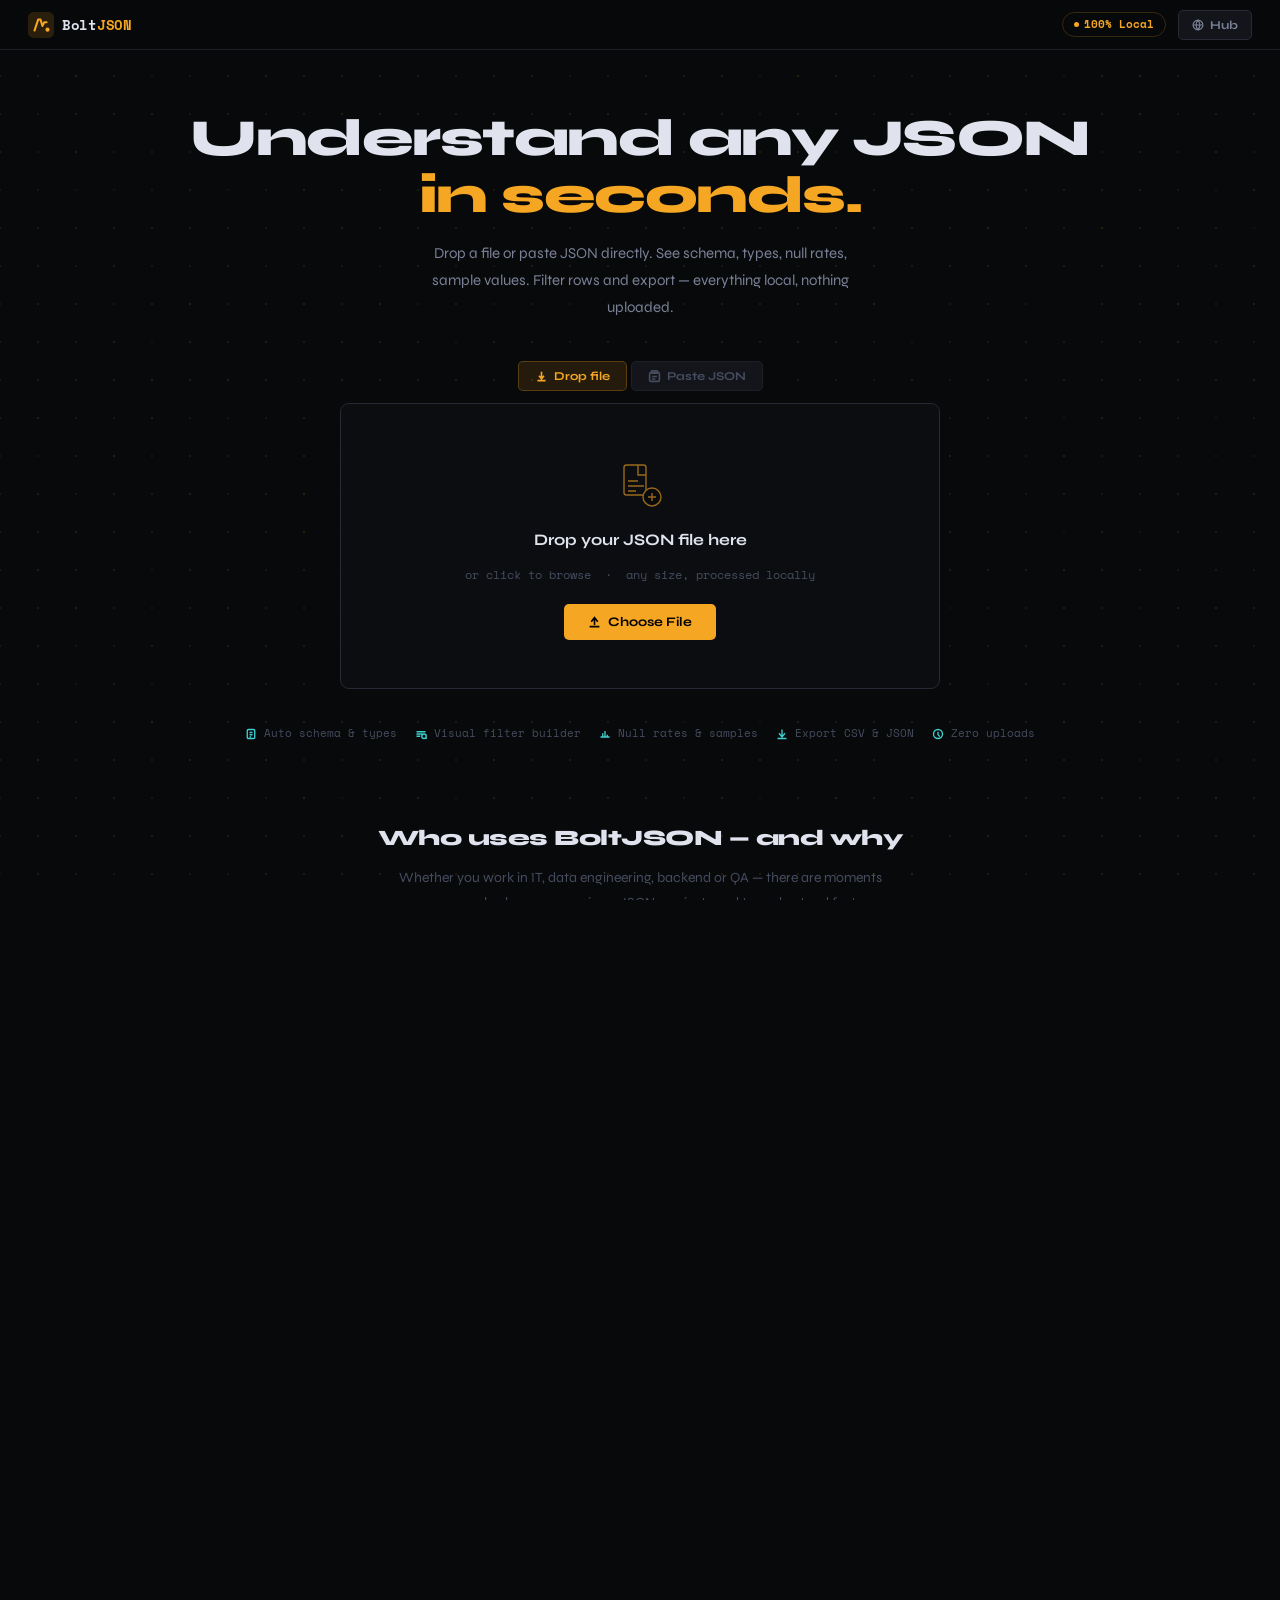
<file: index.html>
<!DOCTYPE html>
<html lang="en">
<head>
  <meta charset="UTF-8"/>
  <meta name="viewport" content="width=device-width, initial-scale=1.0"/>
  <title>BoltJSON — Inspect, Filter & Export JSON Files Locally</title>
  <link rel="icon" href="favicon.ico"/>
<link rel="apple-touch-icon" href="favicon.ico"/>
  <meta name="description" content="Free privacy-first JSON inspector. Drop or paste any JSON — see schema, types, nulls, filter rows, export CSV. Nothing leaves your device."/>
  <meta name="keywords" content="JSON viewer, JSON inspector, JSON parser, JSON filter, JSON to CSV, online JSON tool, local JSON tool, JSON schema, free JSON tool"/>
  <meta name="robots" content="index, follow"/>
  <meta name="author" content="RuntimeZero"/>
  <link rel="canonical" href="https://boltjson.runtime-hub.com/"/>
  <meta property="og:type"        content="website"/>
  <meta property="og:url"         content="https://boltjson.runtime-hub.com/"/>
  <meta property="og:title"       content="BoltJSON — Inspect, Filter & Export JSON Files Locally"/>
  <meta property="og:description" content="Free privacy-first JSON inspector. Drop or paste any JSON — schema, types, nulls, filters, CSV export. Nothing leaves your device."/>
  <meta property="og:site_name"   content="BoltJSON by RuntimeHub"/>
  <meta name="twitter:card"        content="summary_large_image"/>
  <meta name="twitter:title"       content="BoltJSON — Inspect, Filter & Export JSON Files Locally"/>
  <meta name="twitter:description" content="Free privacy-first JSON inspector. Zero uploads. 100% local."/>
  <script type="application/ld+json">
  {"@context":"https://schema.org","@type":"SoftwareApplication","name":"BoltJSON","applicationCategory":"DeveloperApplication","operatingSystem":"Web","offers":{"@type":"Offer","price":"0","priceCurrency":"USD"},"description":"A free, privacy-first JSON inspector. Inspect, filter and export large JSON files directly in your browser. Zero uploads.","url":"https://runtime-hub.com/boltjson/","author":{"@type":"Organization","name":"RuntimeZero","url":"https://runtime-hub.com"},"featureList":["Auto schema and type detection","Visual filter builder","Export to CSV and JSON","100% local processing","Virtual scrolling for large files"]}
  </script>
  <script type="application/ld+json">
  {"@context":"https://schema.org","@type":"FAQPage","mainEntity":[{"@type":"Question","name":"Is BoltJSON free?","acceptedAnswer":{"@type":"Answer","text":"Yes, completely free. No account, no subscription."}},{"@type":"Question","name":"Does BoltJSON upload my JSON files?","acceptedAnswer":{"@type":"Answer","text":"No. Everything runs inside your browser. Your file never touches a server."}},{"@type":"Question","name":"What file sizes are supported?","acceptedAnswer":{"@type":"Answer","text":"Any size. Files up to 200 MB work smoothly in most modern browsers."}},{"@type":"Question","name":"What JSON shapes are supported?","acceptedAnswer":{"@type":"Answer","text":"Arrays of objects, single objects, and nested structures. Nested objects are flattened automatically."}}]}
  </script>
  <link rel="preconnect" href="https://fonts.googleapis.com"/>
  <link rel="preconnect" href="https://fonts.gstatic.com" crossorigin/>
  <link href="https://fonts.googleapis.com/css2?family=Space+Mono:wght@400;700&family=Syne:wght@400;600;700;800&display=swap" rel="stylesheet"/>
  <link rel="stylesheet" href="styles.css"/>
</head>
<body>

<canvas id="canvas" aria-hidden="true"></canvas>

<!-- TOPBAR -->
<header id="topbar">
  <a id="logo" href="/" aria-label="BoltJSON home">
    <svg id="logo-mark" viewBox="0 0 28 28" fill="none" aria-hidden="true">
      <rect width="28" height="28" rx="6" fill="currentColor" opacity=".15"/>
      <path d="M7 20l4-12h2.5l2 7 2-4h2.5" stroke="currentColor" stroke-width="2.2" stroke-linecap="round" stroke-linejoin="round"/>
      <circle cx="21" cy="19" r="2.2" fill="currentColor"/>
    </svg>
    <span id="logo-name">Bolt<b>JSON</b></span>
  </a>
  <div id="tb-gap"></div>
  <div class="pill" aria-label="All processing is local">
    <span class="pill-dot"></span>100% Local
  </div>
  <a id="hub-link" href="https://runtime-hub.com/" target="_blank" rel="noopener noreferrer">
    <svg viewBox="0 0 16 16" fill="none" stroke="currentColor" stroke-width="1.6" aria-hidden="true">
      <circle cx="8" cy="8" r="6.5"/>
      <path d="M8 1.5C8 1.5 5.5 4.5 5.5 8s2.5 6.5 2.5 6.5M8 1.5C8 1.5 10.5 4.5 10.5 8S8 14.5 8 14.5M1.5 8h13"/>
    </svg>
    Hub
  </a>
</header>


<!-- HERO -->
<main id="hero">

  <h1>Understand any JSON<br/><span class="a">in seconds.</span></h1>
  <p id="hero-sub">Drop a file or paste JSON directly. See schema, types, null rates, sample values. Filter rows and export — everything local, nothing uploaded.</p>

  <!-- Input area -->
  <div id="input-area">

    <div id="mode-tabs">
      <button class="mtab on" id="tab-drop" onclick="setMode('drop')">
        <svg viewBox="0 0 16 16" fill="none" stroke="currentColor" stroke-width="2" aria-hidden="true">
          <path d="M3 13h10M8 2v8M5 7l3 4 3-4"/>
        </svg>
        Drop file
      </button>
      <button class="mtab" id="tab-paste" onclick="setMode('paste')">
        <svg viewBox="0 0 16 16" fill="none" stroke="currentColor" stroke-width="2" aria-hidden="true">
          <rect x="4" y="1" width="8" height="3" rx="1"/>
          <rect x="2" y="3" width="12" height="11" rx="1.5"/>
          <path d="M5 8h6M5 11h4"/>
        </svg>
        Paste JSON
      </button>
    </div>

    <!-- Drop zone -->
    <div id="dropzone" role="button" tabindex="0" aria-label="Drop JSON file here or click to browse">
      <div id="dz-ico" aria-hidden="true">
        <svg width="48" height="48" viewBox="0 0 48 48" fill="none" stroke="currentColor" stroke-width="1.4">
          <rect x="8" y="5" width="22" height="30" rx="2.5"/>
          <path d="M22 5v10h8"/>
          <path d="M12 21h10M12 26h16M12 31h8"/>
          <circle cx="36" cy="37" r="9" fill="var(--bg)" stroke="currentColor"/>
          <path d="M36 33v8M32 37h8"/>
        </svg>
      </div>
      <p id="dz-label">Drop your JSON file here</p>
      <p id="dz-hint">or click to browse &nbsp;·&nbsp; any size, processed locally</p>
      <button id="pick-btn" type="button">
        <svg viewBox="0 0 16 16" fill="none" stroke="currentColor" stroke-width="2" aria-hidden="true">
          <path d="M8 2v9M4 7l4-5 4 5M2 13h12"/>
        </svg>
        Choose File
      </button>
      <input type="file" id="file-in" accept=".json,application/json" aria-label="Select JSON file"/>
    </div>

    <!-- Paste zone -->
    <div id="pastezone" style="display:none">
      <textarea id="paste-ta" placeholder='Paste JSON here… e.g. [{"id":1,"name":"Alice"}, …]' spellcheck="false" autocomplete="off" aria-label="Paste JSON text"></textarea>
      <div id="paste-bar">
        <span id="paste-status"></span>
        <button class="btn btn-a" onclick="parsePaste()">
          <svg viewBox="0 0 16 16" fill="none" stroke="currentColor" stroke-width="2.2" aria-hidden="true">
            <path d="M4 8h8M9 5l3 3-3 3"/>
          </svg>
          Inspect
        </button>
      </div>
    </div>

  </div><!-- /input-area -->

  <!-- Progress -->
  <div id="prog">
    <div id="prog-msg">Loading engine…</div>
    <div id="prog-track"><div id="prog-fill"></div></div>
  </div>

  <!-- Error -->
  <div id="errbox" role="alert"></div>

  <!-- Specs -->
  <ul id="specs" aria-label="Key features">
    <li class="spec">
      <svg viewBox="0 0 16 16" fill="none" stroke="currentColor" stroke-width="1.8" aria-hidden="true">
        <rect x="3" y="2" width="10" height="12" rx="1.5"/><path d="M6 6h4M6 9h4M6 12h2"/>
      </svg>
      Auto schema &amp; types
    </li>
    <li class="spec">
      <svg viewBox="0 0 16 16" fill="none" stroke="currentColor" stroke-width="1.8" aria-hidden="true">
        <path d="M2 5h12M2 8h8M2 11h5"/><circle cx="12" cy="11" r="3"/><path d="M14.1 13.1l1.4 1.4"/>
      </svg>
      Visual filter builder
    </li>
    <li class="spec">
      <svg viewBox="0 0 16 16" fill="none" stroke="currentColor" stroke-width="1.8" aria-hidden="true">
        <path d="M2 12h12M5 12V7M8 12V4M11 12V9"/>
      </svg>
      Null rates &amp; samples
    </li>
    <li class="spec">
      <svg viewBox="0 0 16 16" fill="none" stroke="currentColor" stroke-width="1.8" aria-hidden="true">
        <path d="M8 2v9M4 7l4 5 4-5M2 14h12"/>
      </svg>
      Export CSV &amp; JSON
    </li>
    <li class="spec">
      <svg viewBox="0 0 16 16" fill="none" stroke="currentColor" stroke-width="1.8" aria-hidden="true">
        <circle cx="8" cy="8" r="6"/><path d="M8 5v4l2.5 2.5"/>
      </svg>
      Zero uploads
    </li>
  </ul>


  <!-- USE CASES -->
  <section id="usecases" aria-labelledby="uc-heading">
    <h2 id="uc-heading">Who uses BoltJSON — and why</h2>
    <p id="uc-sub">Whether you work in IT, data engineering, backend or QA — there are moments every week where you receive a JSON you just need to understand fast.</p>

    <div id="uc-grid">

      <article class="uc-card">
        <div class="uc-ico" aria-hidden="true">
          <svg viewBox="0 0 20 20" fill="none" stroke="currentColor" stroke-width="1.6">
            <rect x="2" y="4" width="16" height="12" rx="1.5"/>
            <path d="M2 8h16M6 8V4M14 8V4"/>
          </svg>
        </div>
        <h3>API response debugging</h3>
        <p>You call an endpoint and get back hundreds of lines of JSON. BoltJSON shows the full schema instantly — every key, every type, every null — without scrolling through raw text.</p>
        <div class="uc-tag">Backend / API dev</div>
      </article>

      <article class="uc-card">
        <div class="uc-ico" aria-hidden="true">
          <svg viewBox="0 0 20 20" fill="none" stroke="currentColor" stroke-width="1.6">
            <ellipse cx="10" cy="6" rx="7" ry="3"/>
            <path d="M3 6v4c0 1.66 3.13 3 7 3s7-1.34 7-3V6M3 10v4c0 1.66 3.13 3 7 3s7-1.34 7-3v-4"/>
          </svg>
        </div>
        <h3>Data quality checks</h3>
        <p>Before loading a dataset anywhere, you need to know: how many nulls, which columns are incomplete, are the types consistent. BoltJSON shows it in one screen.</p>
        <div class="uc-tag">Data Engineering</div>
      </article>

      <article class="uc-card">
        <div class="uc-ico" aria-hidden="true">
          <svg viewBox="0 0 20 20" fill="none" stroke="currentColor" stroke-width="1.6">
            <path d="M4 14l4-8 3 5 2-3 3 6"/>
            <rect x="2" y="2" width="16" height="16" rx="1.5"/>
          </svg>
        </div>
        <h3>Config file review</h3>
        <p>Someone sends a deployment config or feature-flag export as JSON. Find a specific value fast, filter by key, see exact values, export only the fields you need.</p>
        <div class="uc-tag">DevOps / IT</div>
      </article>

      <article class="uc-card">
        <div class="uc-ico" aria-hidden="true">
          <svg viewBox="0 0 20 20" fill="none" stroke="currentColor" stroke-width="1.6">
            <rect x="3" y="3" width="14" height="14" rx="1.5"/>
            <path d="M3 8h14M8 8v9M11 12h3M11 15h2"/>
          </svg>
        </div>
        <h3>Quick CSV conversion</h3>
        <p>You need the data in a spreadsheet — now. Drop the JSON, filter to the rows you want, pick the columns, export as CSV. No Python, no scripts, no waiting.</p>
        <div class="uc-tag">Analytics / Reporting</div>
      </article>

      <article class="uc-card">
        <div class="uc-ico" aria-hidden="true">
          <svg viewBox="0 0 20 20" fill="none" stroke="currentColor" stroke-width="1.6">
            <path d="M10 3L4 7v6l6 4 6-4V7l-6-4z"/>
            <path d="M10 7v6M7 8.5l3-1.5 3 1.5"/>
          </svg>
        </div>
        <h3>Test payload inspection</h3>
        <p>QA engineers and developers constantly deal with test fixtures and event payloads. Paste a payload from clipboard and immediately understand its structure.</p>
        <div class="uc-tag">QA / Testing</div>
      </article>

      <article class="uc-card">
        <div class="uc-ico" aria-hidden="true">
          <svg viewBox="0 0 20 20" fill="none" stroke="currentColor" stroke-width="1.6">
            <circle cx="10" cy="10" r="7"/>
            <path d="M10 6v5l3 3"/>
          </svg>
        </div>
        <h3>Preparing data for import</h3>
        <p>You have a JSON export from one system and need to import it into another — but only specific rows and columns. Filter, hide fields, export exactly the shape you need.</p>
        <div class="uc-tag">Data Migration</div>
      </article>

    </div>
  </section>


  <!-- FAQ -->
  <section id="faq" aria-labelledby="faq-heading">
    <h2 id="faq-heading">Frequently asked questions</h2>
    <div id="faq-list">
      <details class="fq">
        <summary>Is BoltJSON free?</summary>
        <p>Yes, completely free. No account, no subscription, no credit card.</p>
      </details>
      <details class="fq">
        <summary>Does my JSON file get uploaded anywhere?</summary>
        <p>No. Everything runs inside your browser tab. Your file is read into browser memory, processed locally, and discarded when you close the tab. It never touches a server.</p>
      </details>
      <details class="fq">
        <summary>What file sizes are supported?</summary>
        <p>Any size. Files up to 200 MB work smoothly in most modern browsers. Performance beyond that depends on your device and available RAM.</p>
      </details>
      <details class="fq">
        <summary>What JSON shapes are supported?</summary>
        <p>Arrays of objects (most common), single objects, and nested structures. Nested objects are automatically flattened into dot-notation columns like <code style="font-family:var(--mono);color:var(--amber);font-size:12px">user.address.city</code>.</p>
      </details>
      <details class="fq">
        <summary>Can I use it without installing anything?</summary>
        <p>Yes. BoltJSON runs entirely in the browser — no install, no extension, no app required.</p>
      </details>
    </div>
  </section>

</main><!-- /hero -->


<!-- RESULTS -->
<section id="results" aria-label="JSON inspection results">

  <!-- Stats + always-visible actions -->
  <div id="stats">
    <div class="si"><span class="si-l">Rows</span><span class="si-v a" id="s-rows">—</span></div>
    <div class="si"><span class="si-l">Columns</span><span class="si-v" id="s-cols">—</span></div>
    <div class="si"><span class="si-l">Size</span><span class="si-v" id="s-size">—</span></div>
    <div class="si"><span class="si-l">Parsed in</span><span class="si-v" id="s-time">—</span></div>
    <div class="si"><span class="si-l">Null cells</span><span class="si-v" id="s-nulls">—</span></div>
    <div id="stats-actions">
      <div id="col-wrap" class="dd">
        <button class="btn" onclick="toggleColMenu()">
          <svg viewBox="0 0 16 16" fill="none" stroke="currentColor" stroke-width="2" aria-hidden="true">
            <path d="M2 4h12M4 8h8M6 12h4"/>
          </svg>
          Columns
        </button>
        <div id="col-menu" class="dd-menu"></div>
      </div>
      <div id="exp-wrap" class="dd">
        <button class="btn btn-a" onclick="toggleExpMenu()">
          <svg viewBox="0 0 16 16" fill="none" stroke="currentColor" stroke-width="2" aria-hidden="true">
            <path d="M8 2v9M4 7l4 5 4-5M2 14h12"/>
          </svg>
          Export
        </button>
        <div id="exp-menu" class="dd-menu">
          <div class="dd-item" onclick="doExport('csv')">
            <svg viewBox="0 0 16 16" fill="none" stroke="currentColor" stroke-width="1.8" aria-hidden="true">
              <rect x="2" y="2" width="12" height="12" rx="1.5"/><path d="M2 6h12M6 6v8"/>
            </svg>
            Export as CSV
          </div>
          <div class="dd-item" onclick="doExport('json')">
            <svg viewBox="0 0 16 16" fill="none" stroke="currentColor" stroke-width="1.8" aria-hidden="true">
              <path d="M5 3C3 3 3 5 3 8s0 5 2 5M11 3c2 0 2 2 2 5s0 5-2 5"/>
            </svg>
            Export as JSON
          </div>
        </div>
      </div>
      <button class="btn" onclick="resetApp()">
        <svg viewBox="0 0 16 16" fill="none" stroke="currentColor" stroke-width="2" aria-hidden="true">
          <path d="M2 8A6 6 0 1 0 8 2"/><path d="M2 4v4h4"/>
        </svg>
        New File
      </button>
    </div>
  </div>

  <!-- Tabs -->
  <div id="tabs">
    <div class="tab on" data-tab="schema" onclick="switchTab('schema')">Schema</div>
    <div class="tab"    data-tab="data"   onclick="switchTab('data')">Data</div>
  </div>

  <div id="warnbar"></div>

  <!-- Schema pane -->
  <div id="pane-schema" class="on">
    <div id="schema-info"></div>
    <div id="schema-grid"></div>
  </div>

  <!-- Data pane -->
  <div id="pane-data">

    <div id="filters">
      <div id="filter-head">
        <span id="filter-label">Filters</span>
        <span id="filter-count"></span>
        <div id="filter-end">
          <button class="btn" id="clear-filters-btn" onclick="clearFilters()" style="display:none">Clear all</button>
        </div>
      </div>
      <div id="filter-rows"></div>
      <button id="add-filter" onclick="addFilter()">
        <svg viewBox="0 0 12 12" fill="none" stroke="currentColor" stroke-width="2" aria-hidden="true">
          <path d="M6 1v10M1 6h10"/>
        </svg>
        Add filter
      </button>
    </div>

    <div id="toolbar">
      <div id="search-wrap">
        <svg viewBox="0 0 16 16" fill="none" stroke="currentColor" stroke-width="2" aria-hidden="true">
          <circle cx="6.5" cy="6.5" r="4.5"/><path d="M10.5 10.5L14 14"/>
        </svg>
        <input id="search-in" type="search" placeholder="Search all columns… (Ctrl+F)" aria-label="Search rows"/>
      </div>
      <span id="row-count" aria-live="polite"></span>
    </div>

    <div id="tbl-wrap" role="region" aria-label="Data table">
      <div id="tbl-head"></div>
      <div id="virt"></div>
      <div id="empty-tbl">
        <svg width="28" height="28" viewBox="0 0 28 28" fill="none" stroke="currentColor" stroke-width="1.4" aria-hidden="true">
          <circle cx="12" cy="12" r="8"/><path d="M18 18l6 6"/>
        </svg>
        No rows match your filters.
      </div>
    </div>

  </div>
</section>


<!-- TOAST -->
<div id="toast" role="status" aria-live="polite">
  <svg width="12" height="12" viewBox="0 0 16 16" fill="none" stroke="currentColor" stroke-width="2.5" aria-hidden="true">
    <path d="M3 8l4 4 6-7"/>
  </svg>
  <span></span>
</div>


<!-- FOOTER -->
<footer id="footer">
  <span id="footer-copy">&copy; 2026 <strong>RuntimeHub</strong> by RuntimeZero. All rights reserved.</span>
  <div id="footer-sp"></div>
  <nav id="footer-nav" aria-label="Footer navigation">
    <a href="about.html">About</a>
    <a href="privacy.html">Privacy</a>
    <a href="terms.html">Terms</a>
  </nav>
</footer>

<script src="app.js"></script>
</body>
</html>
</file>
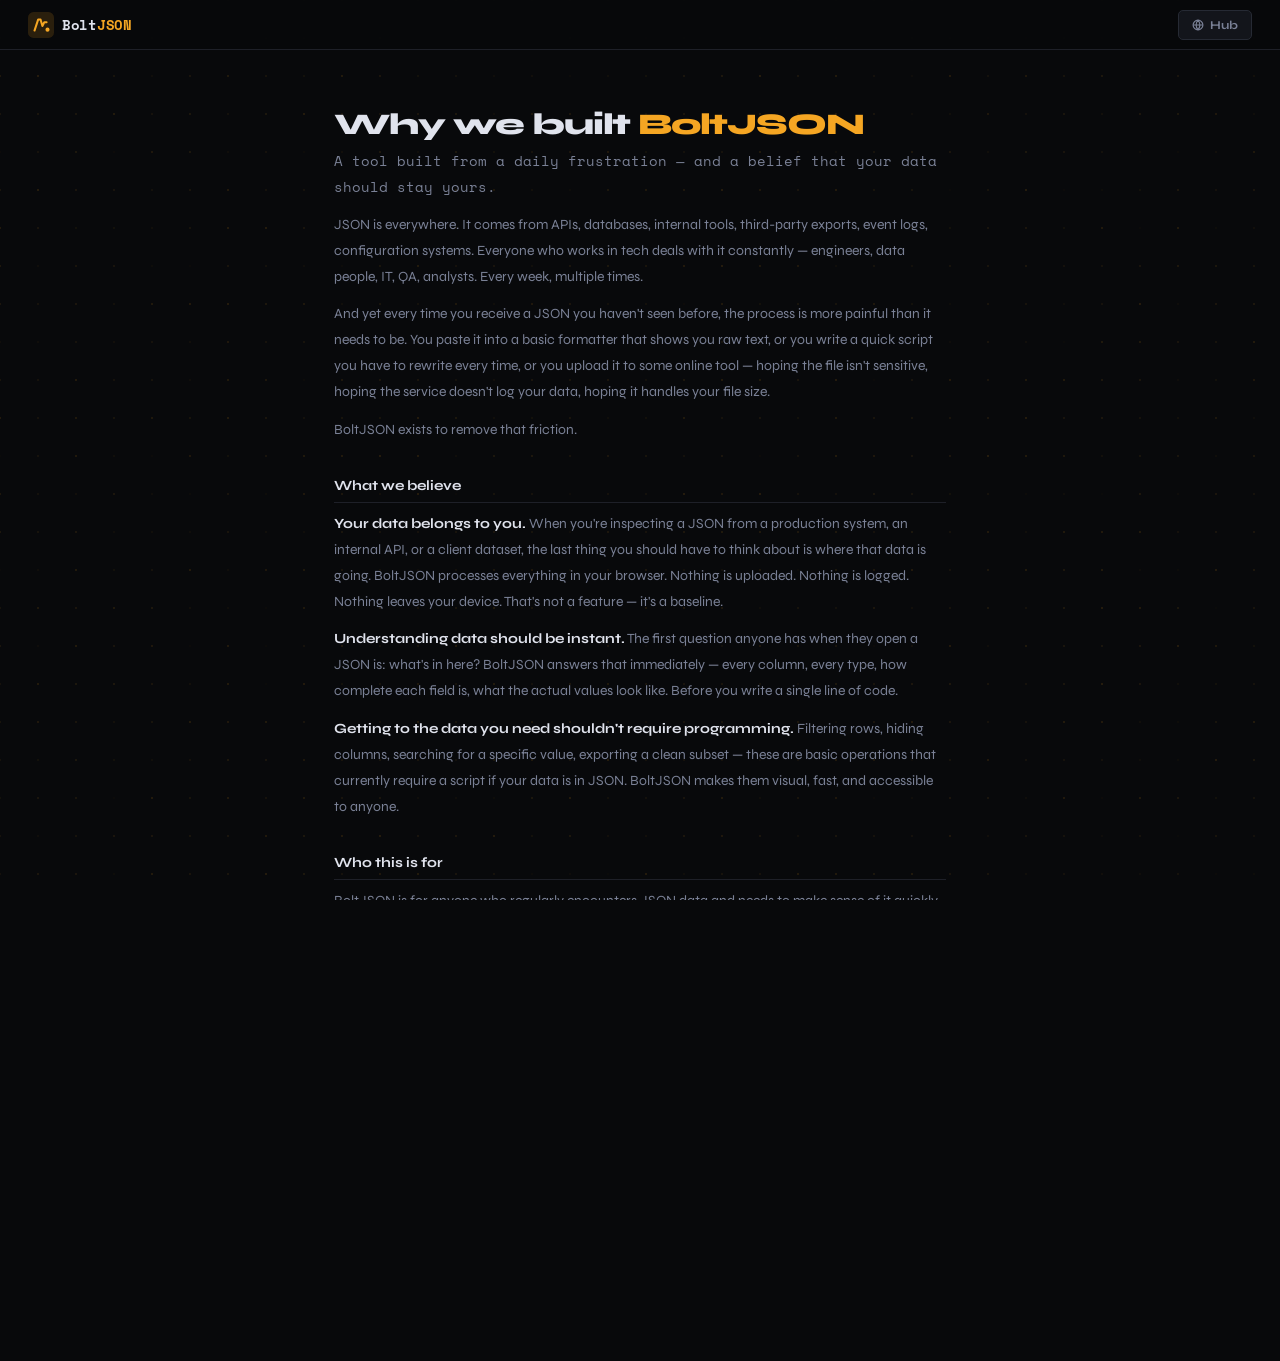
<file: about.html>
<!DOCTYPE html>
<html lang="en">
<head>
  <meta charset="UTF-8"/>
  <link rel="icon" href="favicon.ico"/>
<link rel="apple-touch-icon" href="favicon.ico"/>
  <meta name="viewport" content="width=device-width, initial-scale=1.0"/>
  <title>About BoltJSON — Why We Built It</title>
  <meta name="description" content="BoltJSON exists because working with JSON shouldn't require uploading your data to a stranger's server or writing a script every time. Read our story."/>
  <meta name="robots" content="index, follow"/>
  <link rel="preconnect" href="https://fonts.googleapis.com"/>
  <link href="https://fonts.googleapis.com/css2?family=Space+Mono:wght@400;700&family=Syne:wght@400;600;700;800&display=swap" rel="stylesheet"/>
  <link rel="stylesheet" href="styles.css"/>
</head>
<body>
<canvas id="canvas" aria-hidden="true"></canvas>

<header id="topbar">
  <a id="logo" href="index.html">
    <svg id="logo-mark" viewBox="0 0 28 28" fill="none" aria-hidden="true">
      <rect width="28" height="28" rx="6" fill="currentColor" opacity=".15"/>
      <path d="M7 20l4-12h2.5l2 7 2-4h2.5" stroke="currentColor" stroke-width="2.2" stroke-linecap="round" stroke-linejoin="round"/>
      <circle cx="21" cy="19" r="2.2" fill="currentColor"/>
    </svg>
    <span id="logo-name">Bolt<b>JSON</b></span>
  </a>
  <div id="tb-gap"></div>
  <a id="hub-link" href="https://runtime-hub.com/" target="_blank" rel="noopener noreferrer">
    <svg viewBox="0 0 16 16" fill="none" stroke="currentColor" stroke-width="1.6" aria-hidden="true">
      <circle cx="8" cy="8" r="6.5"/>
      <path d="M8 1.5C8 1.5 5.5 4.5 5.5 8s2.5 6.5 2.5 6.5M8 1.5C8 1.5 10.5 4.5 10.5 8S8 14.5 8 14.5M1.5 8h13"/>
    </svg>
    Hub
  </a>
</header>

<main class="page">
  <h1>Why we built <span>BoltJSON</span></h1>
  <p class="page-meta">A tool built from a daily frustration — and a belief that your data should stay yours.</p>

  <p>JSON is everywhere. It comes from APIs, databases, internal tools, third-party exports, event logs, configuration systems. Everyone who works in tech deals with it constantly — engineers, data people, IT, QA, analysts. Every week, multiple times.</p>

  <p>And yet every time you receive a JSON you haven't seen before, the process is more painful than it needs to be. You paste it into a basic formatter that shows you raw text, or you write a quick script you have to rewrite every time, or you upload it to some online tool — hoping the file isn't sensitive, hoping the service doesn't log your data, hoping it handles your file size.</p>

  <p>BoltJSON exists to remove that friction.</p>

  <h2>What we believe</h2>

  <p><strong style="color:var(--text)">Your data belongs to you.</strong> When you're inspecting a JSON from a production system, an internal API, or a client dataset, the last thing you should have to think about is where that data is going. BoltJSON processes everything in your browser. Nothing is uploaded. Nothing is logged. Nothing leaves your device. That's not a feature — it's a baseline.</p>

  <p><strong style="color:var(--text)">Understanding data should be instant.</strong> The first question anyone has when they open a JSON is: what's in here? BoltJSON answers that immediately — every column, every type, how complete each field is, what the actual values look like. Before you write a single line of code.</p>

  <p><strong style="color:var(--text)">Getting to the data you need shouldn't require programming.</strong> Filtering rows, hiding columns, searching for a specific value, exporting a clean subset — these are basic operations that currently require a script if your data is in JSON. BoltJSON makes them visual, fast, and accessible to anyone.</p>

  <h2>Who this is for</h2>

  <p>BoltJSON is for anyone who regularly encounters JSON data and needs to make sense of it quickly. Backend engineers reviewing API responses. Data engineers checking pipeline outputs. DevOps teams auditing configuration exports. QA engineers inspecting test payloads. Analysts who need data in a spreadsheet but received a JSON file.</p>

  <p>You don't need to be a developer to use it. You just need a browser and a JSON.</p>

  <h2>What's next</h2>

  <p>BoltJSON is the first tool in the RuntimeHub suite. We're building a set of local-first tools for people who work with data — fast, private, no account required. More features are coming: joining files, deeper transformations, more export formats. Everything local by default.</p>
</main>

<footer id="footer">
  <span id="footer-copy">&copy; 2026 <strong>RuntimeHub</strong> by RuntimeZero. All rights reserved.</span>
  <div id="footer-sp"></div>
  <nav id="footer-nav">
    <a href="index.html">Home</a>
    <a href="privacy.html">Privacy</a>
    <a href="terms.html">Terms</a>
  </nav>
</footer>

<script>
(function(){
  var c=document.getElementById('canvas'),ctx=c.getContext('2d'),dots=[],W,H;
  function build(){W=c.width=window.innerWidth;H=c.height=window.innerHeight;dots=[];for(var r=0;r*38<=H+38;r++)for(var col=0;col*38<=W+38;col++)dots.push({x:col*38,y:r*38,a:.06+Math.random()*.07,p:Math.random()*Math.PI*2,s:.0005+Math.random()*.0004});}
  function draw(ts){ctx.clearRect(0,0,W,H);dots.forEach(function(d){var a=d.a+Math.sin(ts*d.s+d.p)*.04;ctx.beginPath();ctx.arc(d.x,d.y,1,0,Math.PI*2);ctx.fillStyle='rgba(245,166,35,'+a+')';ctx.fill();});requestAnimationFrame(draw);}
  window.addEventListener('resize',build);build();requestAnimationFrame(draw);
})();
</script>
</body>
</html>
</file>
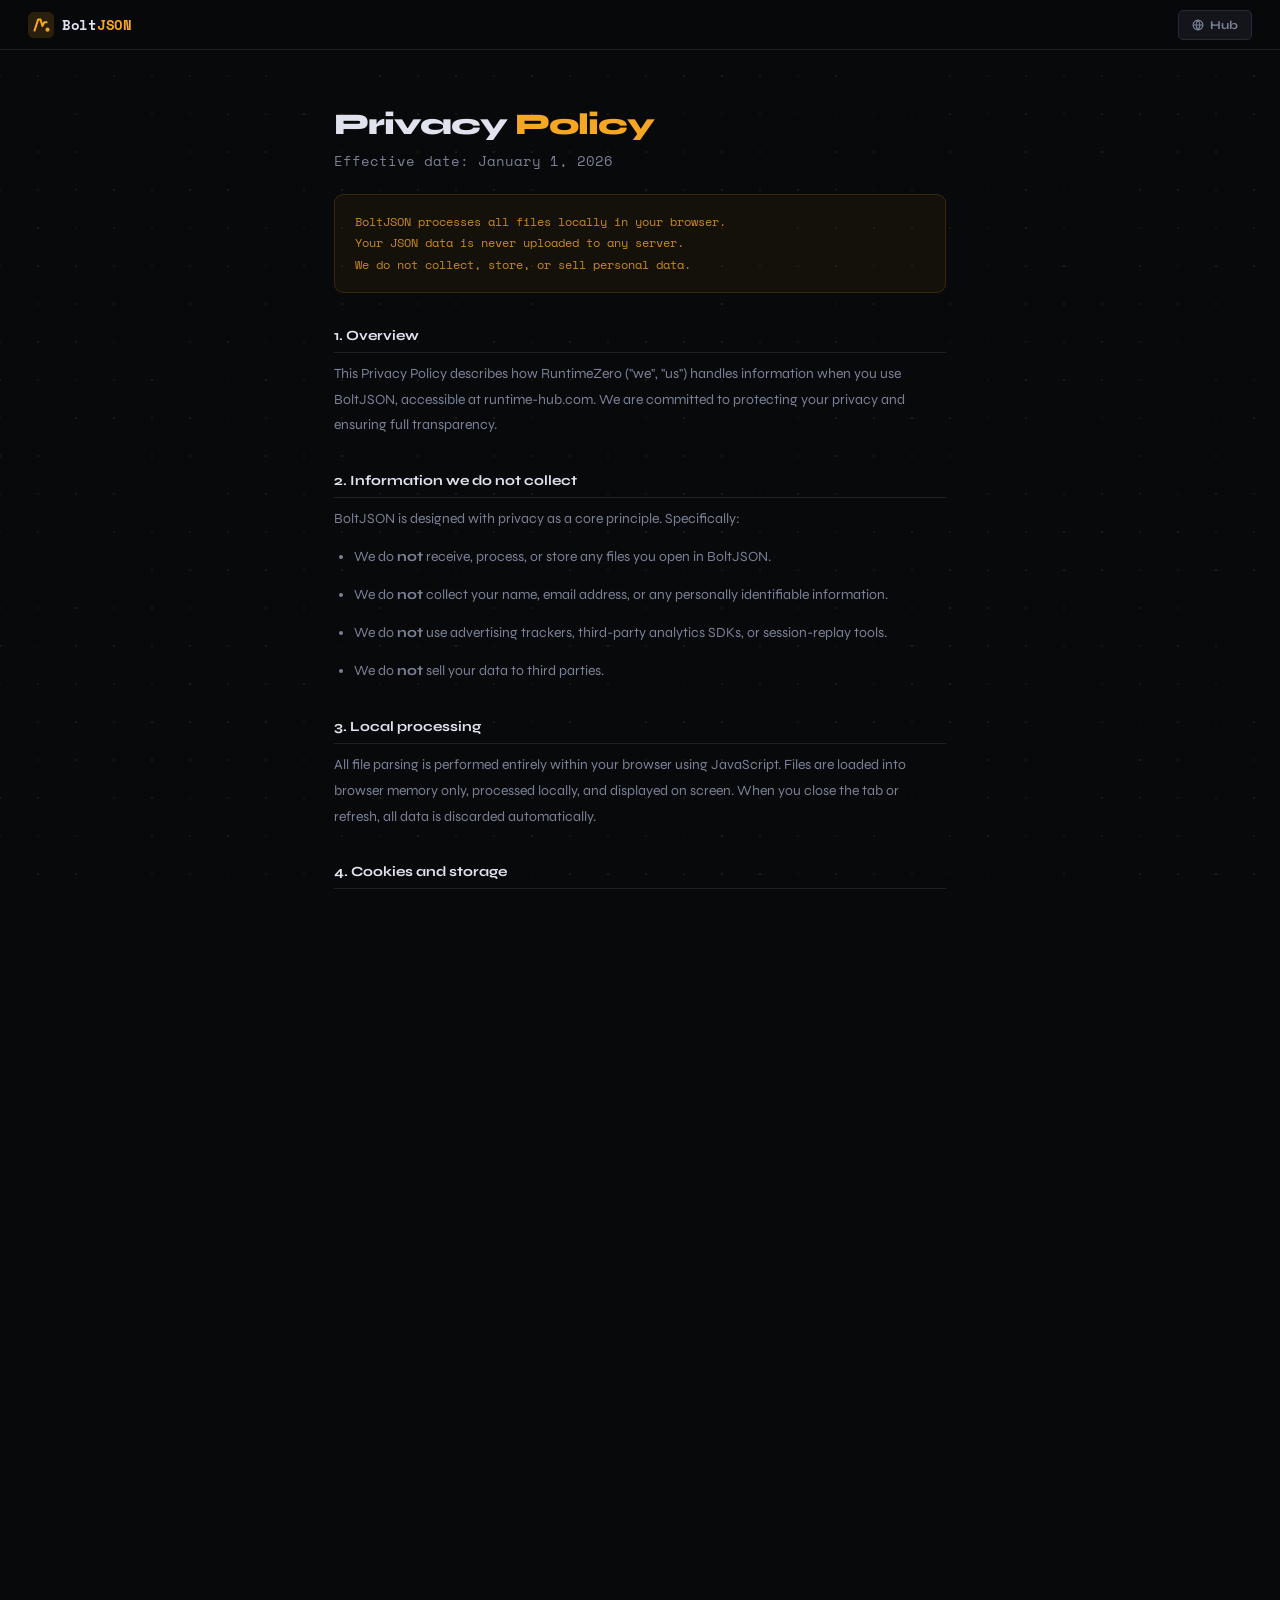
<file: privacy.html>
<!DOCTYPE html>
<html lang="en">
<head>
  <meta charset="UTF-8"/>
  <link rel="icon" href="favicon.ico"/>
<link rel="apple-touch-icon" href="favicon.ico"/>
  <meta name="viewport" content="width=device-width, initial-scale=1.0"/>
  <title>Privacy Policy — BoltJSON</title>
  <meta name="description" content="BoltJSON Privacy Policy. We collect no personal data. All processing happens locally in your browser. Your files never leave your device."/>
  <meta name="robots" content="index, follow"/>
  <link rel="preconnect" href="https://fonts.googleapis.com"/>
  <link href="https://fonts.googleapis.com/css2?family=Space+Mono:wght@400;700&family=Syne:wght@400;600;700;800&display=swap" rel="stylesheet"/>
  <link rel="stylesheet" href="styles.css"/>
</head>
<body>
<canvas id="canvas" aria-hidden="true"></canvas>

<header id="topbar">
  <a id="logo" href="index.html">
    <svg id="logo-mark" viewBox="0 0 28 28" fill="none" aria-hidden="true">
      <rect width="28" height="28" rx="6" fill="currentColor" opacity=".15"/>
      <path d="M7 20l4-12h2.5l2 7 2-4h2.5" stroke="currentColor" stroke-width="2.2" stroke-linecap="round" stroke-linejoin="round"/>
      <circle cx="21" cy="19" r="2.2" fill="currentColor"/>
    </svg>
    <span id="logo-name">Bolt<b>JSON</b></span>
  </a>
  <div id="tb-gap"></div>
  <a id="hub-link" href="https://runtime-hub.com/" target="_blank" rel="noopener noreferrer">
    <svg viewBox="0 0 16 16" fill="none" stroke="currentColor" stroke-width="1.6" aria-hidden="true">
      <circle cx="8" cy="8" r="6.5"/>
      <path d="M8 1.5C8 1.5 5.5 4.5 5.5 8s2.5 6.5 2.5 6.5M8 1.5C8 1.5 10.5 4.5 10.5 8S8 14.5 8 14.5M1.5 8h13"/>
    </svg>
    Hub
  </a>
</header>

<main class="page">
  <h1>Privacy <span>Policy</span></h1>
  <p class="page-meta">Effective date: January 1, 2026</p>

  <div class="info-box">
    BoltJSON processes all files locally in your browser.<br/>
    Your JSON data is never uploaded to any server.<br/>
    We do not collect, store, or sell personal data.
  </div>

  <h2>1. Overview</h2>
  <p>This Privacy Policy describes how RuntimeZero ("we", "us") handles information when you use BoltJSON, accessible at runtime-hub.com. We are committed to protecting your privacy and ensuring full transparency.</p>

  <h2>2. Information we do not collect</h2>
  <p>BoltJSON is designed with privacy as a core principle. Specifically:</p>
  <ul>
    <li>We do <strong>not</strong> receive, process, or store any files you open in BoltJSON.</li>
    <li>We do <strong>not</strong> collect your name, email address, or any personally identifiable information.</li>
    <li>We do <strong>not</strong> use advertising trackers, third-party analytics SDKs, or session-replay tools.</li>
    <li>We do <strong>not</strong> sell your data to third parties.</li>
  </ul>

  <h2>3. Local processing</h2>
  <p>All file parsing is performed entirely within your browser using JavaScript. Files are loaded into browser memory only, processed locally, and displayed on screen. When you close the tab or refresh, all data is discarded automatically.</p>

  <h2>4. Cookies and storage</h2>
  <p>BoltJSON does not set any first-party cookies. We do not use localStorage, IndexedDB, or any persistent browser storage to save your files or session data.</p>

  <h2>5. Analytics</h2>
  <p>We may collect basic, anonymised, aggregated analytics such as page views and browser type through privacy-respecting tools that do not track individual users and do not use cookies. This data cannot be used to identify you.</p>

  <h2>6. Third-party services</h2>
  <p>BoltJSON loads fonts from Google Fonts over HTTPS. This may transmit your IP address to Google as part of the CDN request. Refer to <a href="https://policies.google.com/privacy" target="_blank" rel="noopener noreferrer">Google's Privacy Policy</a> for details.</p>

  <h2>7. Children's privacy</h2>
  <p>BoltJSON is not directed at children under the age of 13. We do not knowingly collect personal information from children.</p>

  <h2>8. Changes to this policy</h2>
  <p>We may update this policy from time to time. We will post the updated version on this page with a new effective date. Continued use of the service constitutes acceptance.</p>
</main>

<footer id="footer">
  <span id="footer-copy">&copy; 2026 <strong>RuntimeHub</strong> by RuntimeZero. All rights reserved.</span>
  <div id="footer-sp"></div>
  <nav id="footer-nav">
    <a href="index.html">Home</a>
    <a href="about.html">About</a>
    <a href="terms.html">Terms</a>
  </nav>
</footer>

<script>
(function(){
  var c=document.getElementById('canvas'),ctx=c.getContext('2d'),dots=[],W,H;
  function build(){W=c.width=window.innerWidth;H=c.height=window.innerHeight;dots=[];for(var r=0;r*38<=H+38;r++)for(var col=0;col*38<=W+38;col++)dots.push({x:col*38,y:r*38,a:.06+Math.random()*.07,p:Math.random()*Math.PI*2,s:.0005+Math.random()*.0004});}
  function draw(ts){ctx.clearRect(0,0,W,H);dots.forEach(function(d){var a=d.a+Math.sin(ts*d.s+d.p)*.04;ctx.beginPath();ctx.arc(d.x,d.y,1,0,Math.PI*2);ctx.fillStyle='rgba(245,166,35,'+a+')';ctx.fill();});requestAnimationFrame(draw);}
  window.addEventListener('resize',build);build();requestAnimationFrame(draw);
})();
</script>
</body>
</html>
</file>
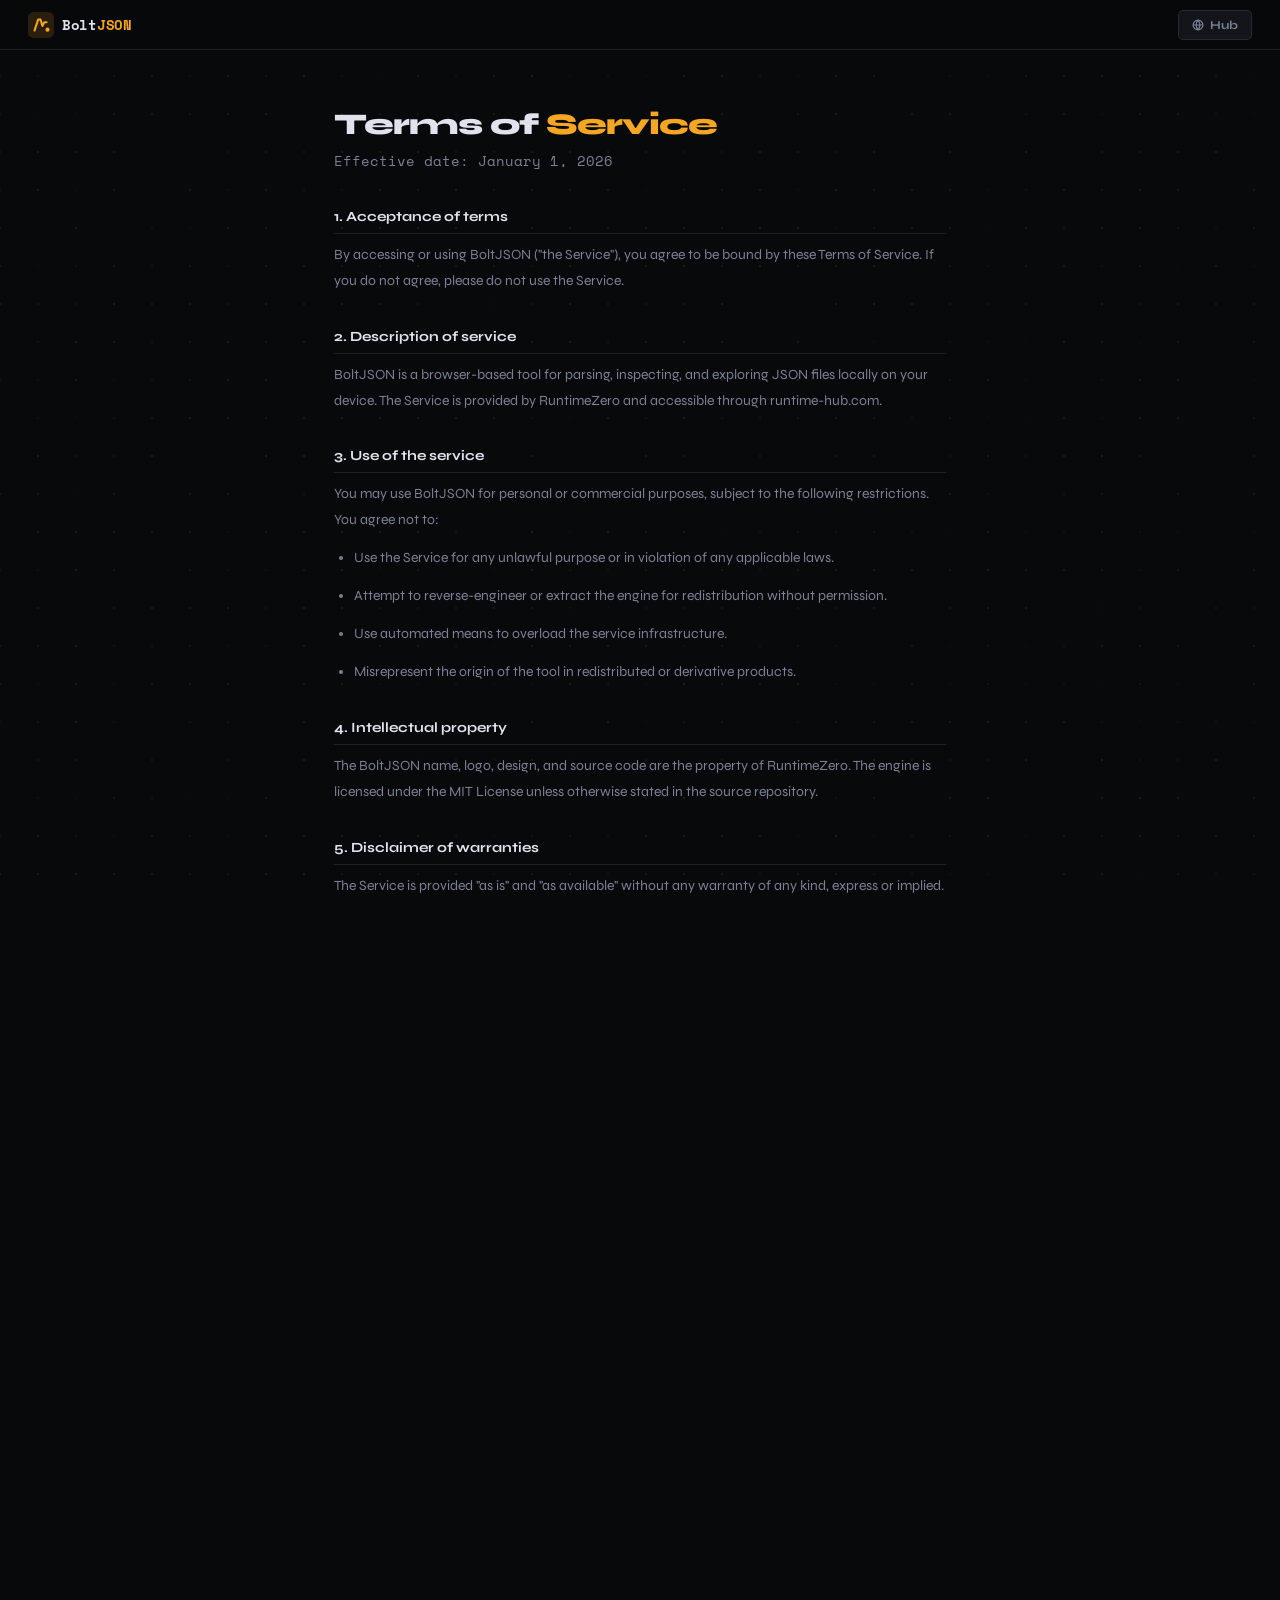
<file: terms.html>
<!DOCTYPE html>
<html lang="en">
<head>
  <meta charset="UTF-8"/>
  <link rel="icon" href="favicon.ico"/>
<link rel="apple-touch-icon" href="favicon.ico"/>
  <meta name="viewport" content="width=device-width, initial-scale=1.0"/>
  <title>Terms of Service — BoltJSON</title>
  <meta name="description" content="BoltJSON Terms of Service. Free to use, no warranty. All processing is local."/>
  <meta name="robots" content="index, follow"/>
  <link rel="preconnect" href="https://fonts.googleapis.com"/>
  <link href="https://fonts.googleapis.com/css2?family=Space+Mono:wght@400;700&family=Syne:wght@400;600;700;800&display=swap" rel="stylesheet"/>
  <link rel="stylesheet" href="styles.css"/>
</head>
<body>
<canvas id="canvas" aria-hidden="true"></canvas>

<header id="topbar">
  <a id="logo" href="index.html">
    <svg id="logo-mark" viewBox="0 0 28 28" fill="none" aria-hidden="true">
      <rect width="28" height="28" rx="6" fill="currentColor" opacity=".15"/>
      <path d="M7 20l4-12h2.5l2 7 2-4h2.5" stroke="currentColor" stroke-width="2.2" stroke-linecap="round" stroke-linejoin="round"/>
      <circle cx="21" cy="19" r="2.2" fill="currentColor"/>
    </svg>
    <span id="logo-name">Bolt<b>JSON</b></span>
  </a>
  <div id="tb-gap"></div>
  <a id="hub-link" href="https://runtime-hub.com/" target="_blank" rel="noopener noreferrer">
    <svg viewBox="0 0 16 16" fill="none" stroke="currentColor" stroke-width="1.6" aria-hidden="true">
      <circle cx="8" cy="8" r="6.5"/>
      <path d="M8 1.5C8 1.5 5.5 4.5 5.5 8s2.5 6.5 2.5 6.5M8 1.5C8 1.5 10.5 4.5 10.5 8S8 14.5 8 14.5M1.5 8h13"/>
    </svg>
    Hub
  </a>
</header>

<main class="page">
  <h1>Terms of <span>Service</span></h1>
  <p class="page-meta">Effective date: January 1, 2026</p>

  <h2>1. Acceptance of terms</h2>
  <p>By accessing or using BoltJSON ("the Service"), you agree to be bound by these Terms of Service. If you do not agree, please do not use the Service.</p>

  <h2>2. Description of service</h2>
  <p>BoltJSON is a browser-based tool for parsing, inspecting, and exploring JSON files locally on your device. The Service is provided by RuntimeZero and accessible through runtime-hub.com.</p>

  <h2>3. Use of the service</h2>
  <p>You may use BoltJSON for personal or commercial purposes, subject to the following restrictions. You agree not to:</p>
  <ul>
    <li>Use the Service for any unlawful purpose or in violation of any applicable laws.</li>
    <li>Attempt to reverse-engineer or extract the engine for redistribution without permission.</li>
    <li>Use automated means to overload the service infrastructure.</li>
    <li>Misrepresent the origin of the tool in redistributed or derivative products.</li>
  </ul>

  <h2>4. Intellectual property</h2>
  <p>The BoltJSON name, logo, design, and source code are the property of RuntimeZero. The engine is licensed under the MIT License unless otherwise stated in the source repository.</p>

  <h2>5. Disclaimer of warranties</h2>
  <p>The Service is provided "as is" and "as available" without any warranty of any kind, express or implied. We do not warrant that the Service will be error-free, uninterrupted, or that results obtained will be accurate or reliable.</p>

  <h2>6. Limitation of liability</h2>
  <p>To the fullest extent permitted by applicable law, RuntimeZero shall not be liable for any indirect, incidental, special, consequential, or punitive damages arising from your use of the Service.</p>

  <h2>7. Privacy</h2>
  <p>Your use of the Service is also governed by our <a href="privacy.html">Privacy Policy</a>, which is incorporated into these Terms by reference.</p>

  <h2>8. Changes to terms</h2>
  <p>We reserve the right to modify these Terms at any time. Updated Terms will be posted on this page with a new effective date. Continued use of the Service after changes constitutes acceptance.</p>

  <h2>9. Governing law</h2>
  <p>These Terms are governed by the laws of the jurisdiction in which RuntimeZero is registered, without regard to conflict of law principles.</p>

</main>

<footer id="footer">
  <span id="footer-copy">&copy; 2026 <strong>RuntimeHub</strong> by RuntimeZero. All rights reserved.</span>
  <div id="footer-sp"></div>
  <nav id="footer-nav">
    <a href="index.html">Home</a>
    <a href="about.html">About</a>
    <a href="privacy.html">Privacy</a>
  </nav>
</footer>

<script>
(function(){
  var c=document.getElementById('canvas'),ctx=c.getContext('2d'),dots=[],W,H;
  function build(){W=c.width=window.innerWidth;H=c.height=window.innerHeight;dots=[];for(var r=0;r*38<=H+38;r++)for(var col=0;col*38<=W+38;col++)dots.push({x:col*38,y:r*38,a:.06+Math.random()*.07,p:Math.random()*Math.PI*2,s:.0005+Math.random()*.0004});}
  function draw(ts){ctx.clearRect(0,0,W,H);dots.forEach(function(d){var a=d.a+Math.sin(ts*d.s+d.p)*.04;ctx.beginPath();ctx.arc(d.x,d.y,1,0,Math.PI*2);ctx.fillStyle='rgba(245,166,35,'+a+')';ctx.fill();});requestAnimationFrame(draw);}
  window.addEventListener('resize',build);build();requestAnimationFrame(draw);
})();
</script>
</body>
</html>
</file>
<file: styles.css>
#logo-name,body,html{font-size:14px;color:var(--text)}#footer-nav a:hover,#hub-link:hover,#logo-mark,#logo-name b,.fq summary:hover,.page h1 span,.pill,.si-v.a,h1 .a{color:var(--amber)}#hub-link:hover,.mtab.on{background:var(--amber-g)}#dz-hint,#logo-name,.pill{font-family:var(--mono)}#pick-btn,.pill-dot{background:var(--amber)}#dropzone,#pastezone{background:rgba(13,15,19,.8);backdrop-filter:blur(14px)}#dz-label,#logo-name,#paste-ta:focus,body,html{color:var(--text)}#errbox,#input-area,#prog{max-width:600px;width:100%}#hero-sub,#paste-ta,#uc-sub{line-height:1.8}#dropzone,#errbox,#faq,#paste-ta,#pastezone,#prog,#usecases{width:100%}#faq,#hero,#usecases{text-align:center;z-index:1;position:relative}#faq h2,#usecases h2{font-size:22px;font-weight:800;letter-spacing:-.5px}#faq-list,#prog,#uc-grid{text-align:left}#errbox,#file-in,#prog,#results{display:none}#pick-btn,#stats{padding:10px 24px}.cc-name,.cc-sample{text-overflow:ellipsis;white-space:nowrap;overflow:hidden}.btn,.cc-name,.cc-sample,.pill{white-space:nowrap}#pane-data,#pastezone,#results,.cc-name,.cc-sample,.dd-menu,.fq{overflow:hidden}#filter-rows,#prog-msg{margin-bottom:8px}#filter-end,#row-count,#stats-actions{margin-left:auto}#filter-label,.cc-type,.si-l,.th{text-transform:uppercase}.fq summary,.mtab,.tab,.th{user-select:none}#faq,#hero,#usecases,#virt,.dd{position:relative}#canvas,#toast{position:fixed;pointer-events:none}#toast.on,.cc:hover .cc-hint{opacity:1}#footer-nav a,#hub-link,#logo,.page a{text-decoration:none}*,::after,::before{box-sizing:border-box;margin:0;padding:0}:root{--bg:#08090b;--bg2:#0d0f13;--bg3:#13151b;--bg4:#191c23;--line:#1e2028;--line2:#262a34;--amber:#f5a623;--amber-g:rgba(245,166,35,.12);--amber-b:rgba(245,166,35,.25);--cyan:#3ecfcf;--text:#e0e3ed;--text2:#7a8196;--text3:#454c5e;--red:#e04040;--blue:#5eaaf5;--row2:rgba(255,255,255,.014);--rowh:rgba(245,166,35,.05);--r:5px;--rl:9px;--bar:50px;--font:'Syne',sans-serif;--mono:'Space Mono',monospace}body,html{height:100%;background:var(--bg);font-family:var(--font);line-height:1.5;overflow-x:hidden}::-webkit-scrollbar{width:4px;height:4px}::-webkit-scrollbar-track{background:var(--bg2)}::-webkit-scrollbar-thumb{background:var(--line2);border-radius:99px}#canvas{inset:0;z-index:0}#topbar{position:fixed;top:0;left:0;right:0;z-index:100;height:var(--bar);background:rgba(8,9,11,.92);backdrop-filter:blur(20px);border-bottom:1px solid var(--line);display:flex;align-items:center;padding:0 28px;gap:12px}#logo,.pill{align-items:center;display:flex}#logo{gap:8px;flex-shrink:0}#logo-mark{width:26px;height:26px;transition:filter .2s}#logo:hover #logo-mark{filter:drop-shadow(0 0 6px var(--amber))}#logo-name{font-weight:700;letter-spacing:-.3px}#hero-sub,#hub-link,#paste-ta,.mtab:hover{color:var(--text2)}#footer-sp,#tb-gap{flex:1}.pill{gap:5px;border:1px solid rgba(245,166,35,.2);border-radius:99px;padding:3px 11px;font-size:11px;font-weight:700}#hub-link,.mtab{gap:6px;font-size:12px;transition:.15s;font-weight:700}#dz-hint,.mtab{color:var(--text3)}.pill-dot{width:5px;height:5px;border-radius:50%;animation:2.5s ease-in-out infinite blink}#hub-link,#paste-bar,.mtab{background:var(--bg3)}@keyframes blink{0%,100%{opacity:1}50%{opacity:.2}}#hub-link{display:flex;align-items:center;border:1px solid var(--line2);border-radius:var(--r);padding:5px 13px}#hub-link svg,.btn svg,.dd-item svg{width:12px;height:12px;flex-shrink:0}#pick-btn svg,.mtab svg{width:13px;height:13px}#hub-link:hover{border-color:var(--amber)}@media (max-width:500px){.pill{display:none}}#dropzone,#hero,#mode-tabs,#paste-bar,.mtab{display:flex}#hero{min-height:100vh;flex-direction:column;align-items:center;justify-content:center;padding:calc(var(--bar) + 60px) 24px 80px}h1{font-size:clamp(28px, 5vw, 52px);font-weight:800;letter-spacing:-1.5px;line-height:1.1;margin-bottom:16px}#hero-sub{font-size:15px;max-width:460px;margin:0 auto 40px}#input-area{margin:0 auto}#mode-tabs{gap:4px;margin-bottom:12px;justify-content:center}#pick-btn,.mtab{align-items:center;cursor:pointer}.mtab{border:1px solid var(--line);border-radius:var(--r);padding:7px 16px;font-family:var(--font)}.mtab svg{flex-shrink:0}.mtab:hover{border-color:var(--line2)}#dz-ico,.mtab.on{color:var(--amber)}.mtab.on{border-color:var(--amber-b)}#dropzone{border:1px solid var(--line2);border-radius:var(--rl);padding:56px 32px 48px;cursor:pointer;transition:.2s;flex-direction:column;align-items:center;gap:14px}#dropzone.over,#dropzone:hover{border-color:var(--amber-b);box-shadow:0 0 48px rgba(245,166,35,.06),inset 0 0 48px rgba(245,166,35,.02)}#dropzone.over{border-color:var(--amber)}#dz-ico{opacity:.6;animation:4s ease-in-out infinite float}@keyframes float{0%,100%{transform:translateY(0)}50%{transform:translateY(-7px)}}#dz-label{font-size:16px;font-weight:700}#dz-hint{font-size:12px}#pick-btn,.uc-card h3{font-size:13px;font-weight:700}#pick-btn{display:inline-flex;gap:7px;color:#000;border:none;border-radius:var(--r);transition:.17s;font-family:var(--font);margin-top:6px}#pick-btn:hover{background:#f7b840;box-shadow:0 4px 22px rgba(245,166,35,.3);transform:translateY(-1px)}#pastezone{border:1px solid var(--line2);border-radius:var(--rl)}#paste-ta{height:260px;background:0 0;border:none;outline:0;resize:none;padding:20px 22px;font-size:12px;font-family:var(--mono)}#paste-status,#prog-msg,.spec{font-size:11px;color:var(--text3);font-family:var(--mono)}#paste-ta::placeholder{color:var(--text3)}#paste-bar{align-items:center;justify-content:space-between;padding:10px 16px;border-top:1px solid var(--line)}#prog{margin:20px auto 0}#errbox.on,#pane-schema.on,#prog.on,#warnbar.on,.dd-menu.on{display:block}#prog-track,.cc-bar{height:2px;background:var(--bg4);border-radius:99px;overflow:hidden}#results,#tbl-wrap{background:var(--bg)}#prog-fill{height:100%;background:var(--amber);width:0%;transition:width .25s}#errbox{margin:14px auto 0;background:rgba(224,64,64,.06);border:1px solid rgba(224,64,64,.18);border-radius:var(--r);padding:12px 16px;font-size:12px;font-family:var(--mono);color:var(--red);line-height:1.6}#specs,.spec{display:flex}#specs{flex-wrap:wrap;justify-content:center;gap:18px;margin-top:36px;list-style:none}.spec{align-items:center;gap:7px}.spec svg{color:var(--cyan);flex-shrink:0;width:12px;height:12px}#usecases{max-width:920px;margin:80px auto 0}#usecases h2{margin-bottom:10px}#uc-sub{font-size:14px;color:var(--text3);max-width:500px;margin:0 auto 36px}#uc-grid{display:grid;grid-template-columns:repeat(auto-fill,minmax(260px,1fr));gap:12px}#faq-list,.fq summary,.uc-card,.uc-ico{display:flex}.uc-card{background:var(--bg2);border:1px solid var(--line);border-radius:var(--rl);padding:20px;flex-direction:column;gap:10px;transition:border-color .18s}.cc:hover,.fq[open],.uc-card:hover{border-color:var(--line2)}.uc-ico{width:34px;height:34px;border-radius:var(--r);background:var(--amber-g);border:1px solid var(--amber-b);align-items:center;justify-content:center;color:var(--amber)}.uc-ico svg{width:17px;height:17px}.uc-card h3{color:var(--text)}.uc-card p{font-size:12px;color:var(--text3);line-height:1.75}.fq p,.info-box{line-height:1.8}.uc-tag{display:inline-flex;width:fit-content;margin-top:auto;background:rgba(62,207,207,.06);border:1px solid rgba(62,207,207,.14);border-radius:99px;padding:2px 10px;font-size:10px;font-weight:700;color:var(--cyan);font-family:var(--mono);letter-spacing:.3px}#stats,.fq{background:var(--bg2)}#faq{max-width:640px;margin:64px auto 0}#faq h2{margin-bottom:28px}#faq-list{flex-direction:column;gap:5px}.fq{border:1px solid var(--line);border-radius:var(--rl);transition:border-color .15s}.fq summary{padding:14px 18px;font-size:13px;font-weight:700;color:var(--text);cursor:pointer;list-style:none;align-items:center;justify-content:space-between;transition:color .14s}.page h1,.si-v{font-weight:800}.fq p,.si-l{color:var(--text3)}.fq summary::-webkit-details-marker{display:none}.fq summary::after{content:'';width:14px;height:14px;flex-shrink:0;background:url("data:image/svg+xml,%3Csvg xmlns='http://www.w3.org/2000/svg' width='14' height='14' fill='none'%3E%3Cpath d='M3 5l4 4 4-4' stroke='%23454c5e' stroke-width='1.8' stroke-linecap='round'/%3E%3C/svg%3E") center no-repeat;transition:transform .2s}.fq[open] summary::after{transform:rotate(180deg)}.fq p{padding:0 18px 14px;font-size:13px;border-top:1px solid var(--line);margin:0}#results{position:fixed;top:var(--bar);left:0;right:0;bottom:0;z-index:90;flex-direction:column}#stats,#stats-actions{display:flex;align-items:center}#empty-tbl.on,#pane-data.on,#results.on{display:flex}#stats{border-bottom:1px solid var(--line);gap:20px;flex-shrink:0;flex-wrap:wrap}.si{display:flex;flex-direction:column;gap:1px;padding-right:20px;border-right:1px solid var(--line)}#add-filter,.btn{display:inline-flex}.si:last-of-type,.td:last-child{border-right:none}.si-l{font-size:9px;letter-spacing:.7px;font-family:var(--mono)}.si-v{font-size:15px;color:var(--text);font-family:var(--mono);letter-spacing:-.5px}.btn,.cc-name,.cc-type,.tab{font-weight:700}#footer-nav a,.tab{letter-spacing:.2px}#stats-actions{gap:7px}.btn,.dd-item{align-items:center;cursor:pointer}.btn{gap:6px;background:var(--bg3);border:1px solid var(--line2);border-radius:var(--r);padding:6px 13px;font-size:12px;color:var(--text2);transition:.15s;font-family:var(--font)}#empty-tbl,#pane-data,#pane-schema,#warnbar,.dd-menu,.fval.h{display:none}.col-item,.dd-item{gap:8px;font-size:12px}#filter-count,.btn-a{background:var(--amber-g)}#schema-info,#warnbar,.cc-name,.cc-sample,.cc-stats,.cc-type,.col-item,.dd-item{font-family:var(--mono)}#add-filter:hover,.btn:hover{border-color:var(--amber);color:var(--amber)}.btn-a{border-color:var(--amber-b);color:var(--amber)}#search-wrap,#tbl-head,.dd-menu{background:var(--bg3)}.btn-a:hover{background:rgba(245,166,35,.18)!important}.dd-menu,.vrow{position:absolute}.dd-menu{top:calc(100% + 5px);right:0;border:1px solid var(--line2);border-radius:var(--r);min-width:170px;z-index:200;box-shadow:0 8px 28px rgba(0,0,0,.5)}#filter-head,#filter-rows,#tabs,.cc,.cc-hint,.cc-samples,.cc-stats,.cc-top,.col-item,.dd-item{display:flex}#filters,#footer,#tabs,#toolbar,.cc{background:var(--bg2)}.dd-item{padding:9px 13px;color:var(--text2);transition:background .1s}#add-filter,.tab{transition:.14s;cursor:pointer}.col-item:hover,.dd-item:hover{background:var(--bg4);color:var(--text)}#footer-copy strong,#schema-info b,.col-item,.tab:hover{color:var(--text2)}#col-menu{min-width:200px;max-height:260px;overflow-y:auto;padding:6px}.col-item{align-items:center;padding:5px 6px;cursor:pointer;border-radius:3px}#schema-info,.tab{color:var(--text3)}.col-item input{accent-color:var(--amber);cursor:pointer}#tabs{border-bottom:1px solid var(--line);padding:0 24px;flex-shrink:0}.tab{padding:11px 14px;font-size:12px;border-bottom:2px solid transparent;margin-bottom:-1px}.tab.on{color:var(--amber);border-bottom-color:var(--amber)}#warnbar{background:rgba(245,166,35,.04);border-bottom:1px solid rgba(245,166,35,.1);padding:7px 24px;font-size:11px;color:rgba(245,166,35,.7);flex-shrink:0}#pane-schema{flex:1;overflow-y:auto}#schema-info{padding:14px 24px 4px;font-size:12px}#schema-grid{display:grid;grid-template-columns:repeat(auto-fill,minmax(210px,1fr));gap:10px;padding:10px 24px 28px}.cc{border:1px solid var(--line);border-radius:var(--rl);padding:14px;cursor:pointer;transition:border-color .15s;flex-direction:column;gap:9px}.cc-top{align-items:flex-start;justify-content:space-between;gap:8px}.cc-name{font-size:12px;color:var(--text);flex:1;min-width:0}.cc-type{flex-shrink:0;padding:2px 7px;border-radius:99px;font-size:9px;letter-spacing:.4px}.t-string{background:rgba(122,129,150,.1);color:#7a8196}.t-number{background:rgba(94,170,245,.1);color:#5eaaf5}.t-boolean{background:rgba(245,166,35,.1);color:var(--amber)}.t-date{background:rgba(167,139,218,.1);color:#a78bda}.t-empty{background:rgba(69,76,94,.1);color:#454c5e}.cc-stats{justify-content:space-between;font-size:10px;color:var(--text3)}.cc-null-bad{color:var(--red);opacity:.8}.cc-complete{color:var(--amber);opacity:.7}.cc-bar-fill{height:100%;background:var(--red);opacity:.4;border-radius:99px}#add-filter,#search-in,.frem{background:0 0}.cc-samples{flex-direction:column;gap:3px}.cc-sample{font-size:11px;color:var(--text2);opacity:.7}#filter-count,.cc-hint{color:var(--amber);font-family:var(--mono);font-size:10px;font-weight:700}#toast,.cc-hint,.fu{opacity:0}.cc-hint{align-items:center;gap:5px;transition:opacity .14s}#add-filter,#filter-label,#search-wrap svg,.frem{color:var(--text3)}#add-filter svg,.cc-hint svg,.frem svg{width:10px;height:10px}#pane-data{flex:1;flex-direction:column;min-height:0}#filters{border-bottom:1px solid var(--line);padding:11px 24px;flex-shrink:0}#filter-head{align-items:center;gap:10px;margin-bottom:9px}#filter-label{font-size:10px;font-weight:700;letter-spacing:.6px;font-family:var(--mono)}#filter-count{display:none;border:1px solid var(--amber-b);border-radius:99px;padding:1px 8px}#add-filter,#footer-nav a,#search-in{font-family:var(--font)}#filter-count.on{display:inline-block}#filter-rows{flex-direction:column;gap:6px}.frem,.frow{align-items:center;display:flex}.frow{gap:7px;animation:.16s sin}@keyframes sin{from{opacity:0;transform:translateY(-4px)}to{opacity:1;transform:translateY(0)}}.frow input,.frow select{background:var(--bg3);border:1px solid var(--line2);border-radius:var(--r);color:var(--text);font-size:12px;font-family:var(--mono);padding:6px 10px;outline:0;transition:border-color .14s}.frow input:focus,.frow select:focus{border-color:var(--amber-b)}.frow select{cursor:pointer;appearance:none;background-image:url("data:image/svg+xml,%3Csvg xmlns='http://www.w3.org/2000/svg' width='10' height='6' fill='none'%3E%3Cpath d='M1 1l4 4 4-4' stroke='%23454c5e' stroke-width='1.5' stroke-linecap='round'/%3E%3C/svg%3E");background-repeat:no-repeat;background-position:right 8px center;padding-right:26px}.fs-col{min-width:140px;max-width:175px}.fs-op{min-width:120px}.fval{flex:1;max-width:220px}.td,.th{white-space:nowrap;overflow:hidden;text-overflow:ellipsis;max-width:240px}.frem{border:1px solid var(--line);border-radius:var(--r);width:28px;height:28px;justify-content:center;cursor:pointer;transition:.13s;flex-shrink:0}.frem:hover{border-color:var(--red);color:var(--red);background:rgba(224,64,64,.07)}#add-filter{align-items:center;gap:5px;font-size:11px;font-weight:700;border:1px dashed var(--line2);border-radius:var(--r);padding:5px 12px}#toolbar{border-bottom:1px solid var(--line);padding:8px 24px;display:flex;align-items:center;gap:10px;flex-shrink:0}#search-wrap{display:flex;align-items:center;gap:7px;border:1px solid var(--line);border-radius:var(--r);padding:6px 10px;flex:1;max-width:280px}#search-wrap svg{width:12px;height:12px;flex-shrink:0}#search-in{border:none;outline:0;font-size:12px;color:var(--text);width:100%}#tbl-head,.page h2{border-bottom:1px solid var(--line)}#row-count,.td.rn,.th.asc::after,.th.desc::after,.th.rn{color:var(--text3)}#empty-tbl,#row-count,#toast,.td,.th{font-family:var(--mono)}#search-in::placeholder{color:var(--text3)}#row-count{font-size:11px;white-space:nowrap}#tbl-wrap{flex:1;overflow:auto}#tbl-head{position:sticky;top:0;z-index:10;display:flex;min-width:max-content}.th{padding:9px 13px;font-size:10px;font-weight:700;letter-spacing:.5px;color:var(--amber);min-width:130px;border-right:1px solid var(--line);cursor:pointer;transition:background .12s}.page-meta,.td{font-size:11px}#footer-nav a,.td{color:var(--text2)}#virt,.vrow{min-width:max-content}.th:hover{background:var(--bg4)}#toast,.td.rn,.th.rn{background:var(--bg3)}.th.asc::after{content:' ↑'}.th.desc::after{content:' ↓'}.td.rn,.th.rn{min-width:46px;max-width:46px;text-align:right;position:sticky;left:0;z-index:5;font-size:10px;cursor:default}.vrow{display:flex;width:100%;border-bottom:1px solid rgba(255,255,255,.02)}.vrow:nth-child(2n){background:var(--row2)}.vrow:hover{background:var(--rowh)!important}.vrow:hover .td.rn{background:#0c0e12}.td{padding:7px 13px;min-width:130px;border-right:1px solid rgba(255,255,255,.02)}.td.rn{background:var(--bg);font-size:10px}.td.tn{color:#5eaaf5}#toast svg,.td.tbt{color:var(--amber)}.td.tbt{opacity:.8}#empty-tbl,.td.tbf,.td.tnl{color:var(--text3)}.td.tnl{font-style:italic}#empty-tbl{flex-direction:column;align-items:center;justify-content:center;padding:60px 20px;gap:10px;font-size:12px}#toast,.page h2{color:var(--text)}#empty-tbl svg{opacity:.25;margin-bottom:4px}#toast{bottom:22px;right:22px;z-index:999;border:1px solid var(--line2);border-radius:var(--r);padding:9px 15px;font-size:12px;box-shadow:0 8px 24px rgba(0,0,0,.5);display:flex;align-items:center;gap:8px;transform:translateY(8px);transition:opacity .2s,transform .2s}#footer,.page{position:relative;z-index:1}#footer-copy,.page-meta{color:var(--text3);font-family:var(--mono)}#toast svg{flex-shrink:0}#toast.on{transform:translateY(0)}#footer{border-top:1px solid var(--line);padding:36px 48px;display:flex;align-items:center;flex-wrap:wrap;gap:24px}#footer-copy{font-size:12px;line-height:1.6}#footer-nav{display:flex;gap:32px}#footer-nav a{font-size:14px;font-weight:700;transition:color .14s}.page{max-width:660px;margin:0 auto;padding:calc(var(--bar) + 56px) 24px 80px}.page h1{font-size:30px;letter-spacing:-1px;margin-bottom:6px;line-height:1.2}.page-meta{margin-bottom:44px}.page h2{font-size:14px;font-weight:700;margin:32px 0 8px;padding-bottom:6px}.page li,.page p{color:var(--text2);line-height:1.85;margin-bottom:12px;font-size:14px}.page ul{padding-left:20px;margin-bottom:12px}.page a{color:var(--amber)}.page a:hover{text-decoration:underline}.info-box{background:rgba(245,166,35,.05);border:1px solid rgba(245,166,35,.15);border-radius:var(--rl);padding:16px 20px;margin:20px 0;color:rgba(245,166,35,.8);font-family:var(--mono);font-size:12px}@keyframes fadeup{from{opacity:0;transform:translateY(8px)}to{opacity:1;transform:translateY(0)}}.fu{animation:.26s forwards fadeup}@media (max-width:600px){#footer{flex-direction:column;align-items:flex-start;padding:28px 24px;gap:20px}#footer-sp{display:none}#footer-nav{gap:24px}#uc-grid{grid-template-columns:1fr}}
</file>
